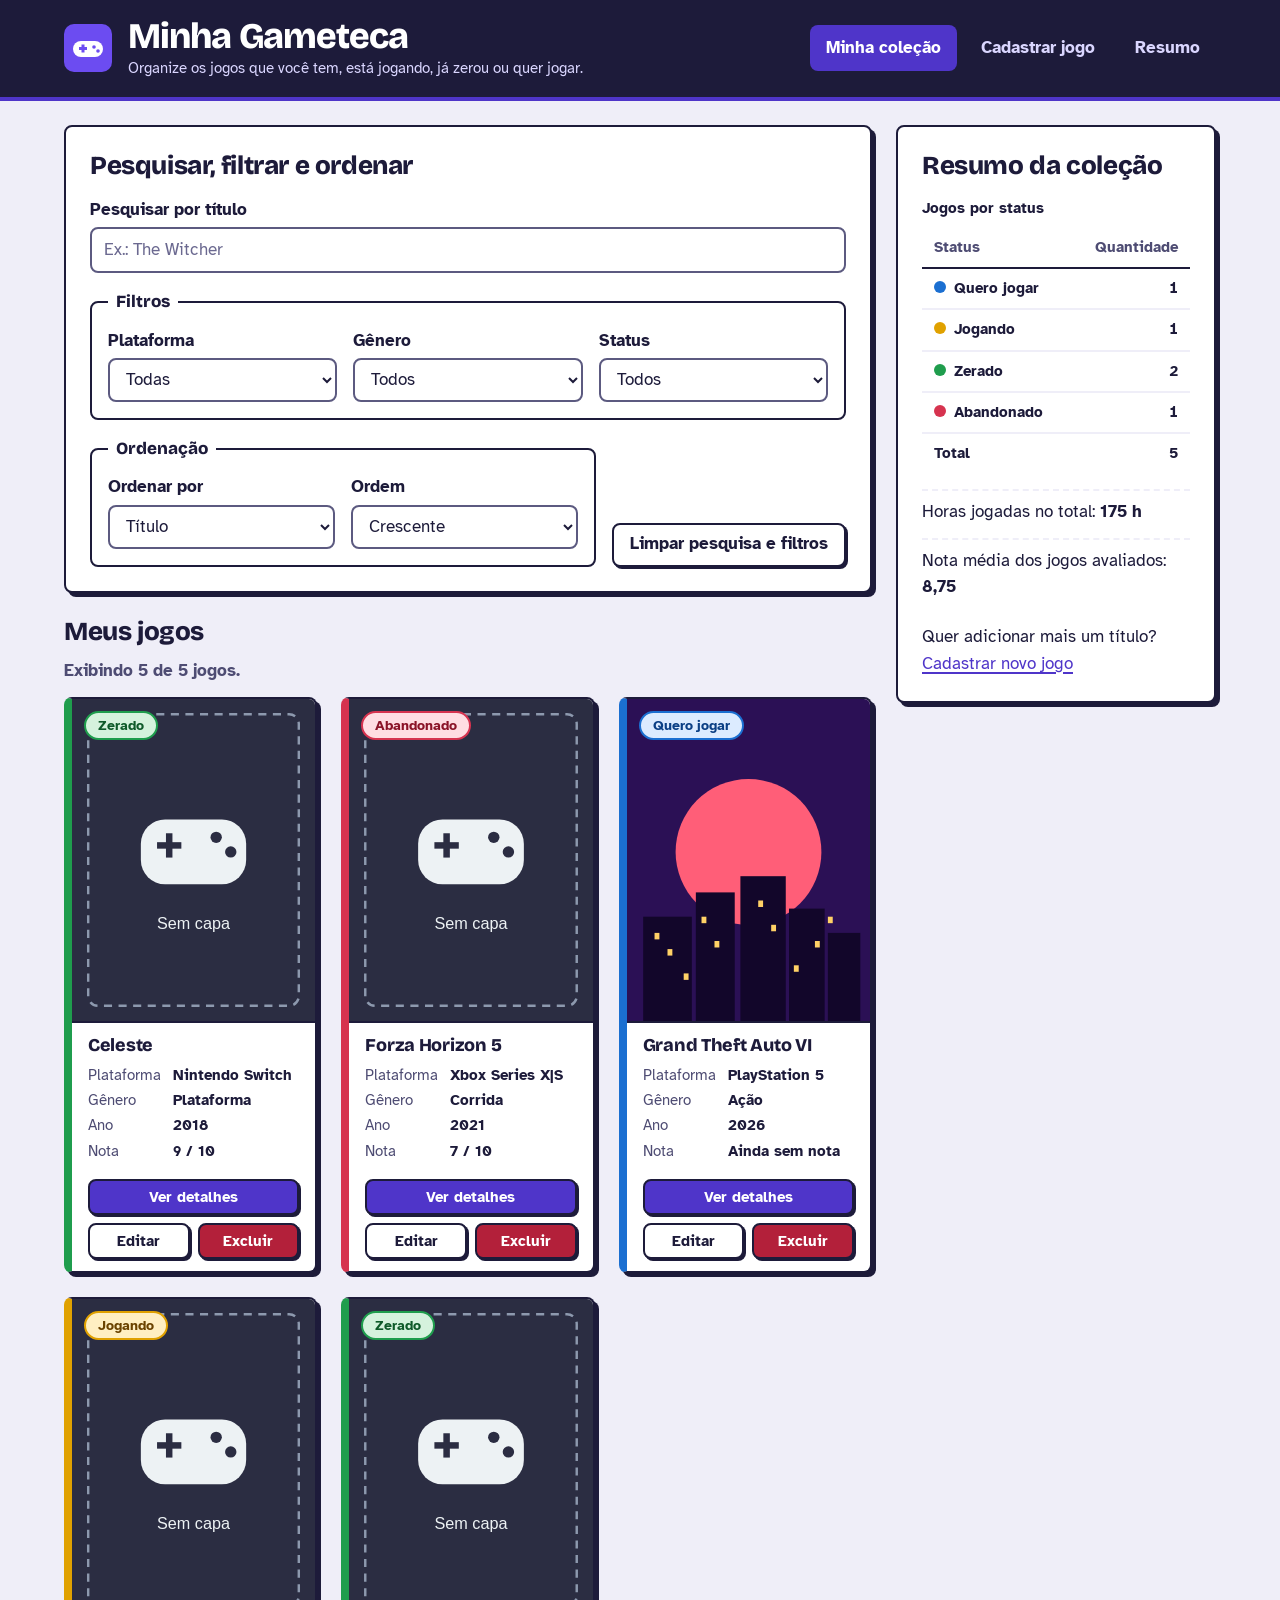
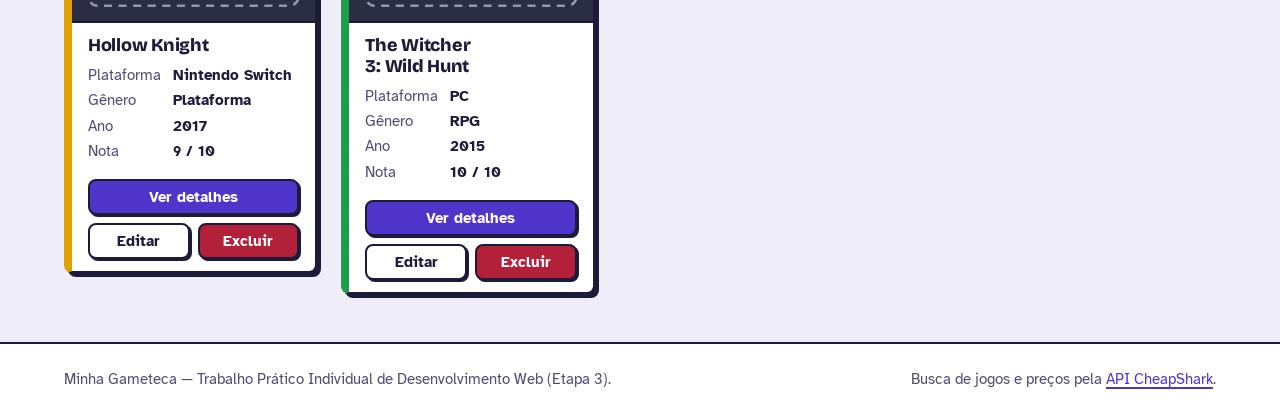
<file: index.html>
<!DOCTYPE html>
<html lang="pt-BR">
<head>
  <meta charset="UTF-8">
  <meta name="viewport" content="width=device-width, initial-scale=1.0">
  <meta name="description" content="Minha Gameteca: sistema web para organizar sua coleção de jogos.">
  <title>Minha Gameteca — Minha coleção</title>
  <link rel="icon" type="image/svg+xml" href="assets/img/logo.svg">
  <link rel="preconnect" href="https://fonts.googleapis.com">
  <link rel="preconnect" href="https://fonts.gstatic.com" crossorigin>
  <link rel="stylesheet" href="https://fonts.googleapis.com/css2?family=Atkinson+Hyperlegible:wght@400;700&amp;family=Bricolage+Grotesque:opsz,wght@12..96,600..800&amp;display=swap">
  <link rel="stylesheet" href="assets/css/style.css">
  <script defer src="assets/js/dados.js"></script>
  <script defer src="assets/js/interface.js"></script>
  <script defer src="assets/js/pagina-colecao.js"></script>
</head>
<body>
  <a class="pular-link" href="#conteudo">Ir para o conteúdo principal</a>

  <header>
    <img src="assets/img/logo.svg" alt="Logotipo da Minha Gameteca" width="48" height="48">
    <div>
      <h1>Minha Gameteca</h1>
      <p>Organize os jogos que você tem, está jogando, já zerou ou quer jogar.</p>
    </div>
    <nav aria-label="Navegação principal">
      <ul>
        <li><a href="index.html" aria-current="page">Minha coleção</a></li>
        <li><a href="pages/cadastro.html">Cadastrar jogo</a></li>
        <li><a href="#resumo">Resumo</a></li>
      </ul>
    </nav>
  </header>

  <main id="conteudo" class="pagina-colecao">
    <noscript>
      <p class="mensagem mensagem--erro">
        Esta aplicação precisa de JavaScript para mostrar e guardar seus jogos.
        Ative o JavaScript no navegador e recarregue a página.
      </p>
    </noscript>

    <section class="area-busca" aria-labelledby="titulo-busca">
      <h2 id="titulo-busca">Pesquisar, filtrar e ordenar</h2>

      <form id="form-busca" role="search" aria-label="Pesquisar, filtrar e ordenar jogos">
        <div class="campo campo--busca">
          <label for="busca-titulo">Pesquisar por título</label>
          <input type="search" id="busca-titulo" name="busca" placeholder="Ex.: The Witcher">
        </div>

        <fieldset class="grupo-filtros">
          <legend>Filtros</legend>

          <div class="campo">
            <label for="filtro-plataforma">Plataforma</label>
            <select id="filtro-plataforma" name="plataforma">
              <option value="">Todas</option>
              <option value="pc">PC</option>
              <option value="playstation-5">PlayStation 5</option>
              <option value="playstation-4">PlayStation 4</option>
              <option value="xbox-series">Xbox Series X|S</option>
              <option value="nintendo-switch">Nintendo Switch</option>
              <option value="mobile">Mobile</option>
            </select>
          </div>

          <div class="campo">
            <label for="filtro-genero">Gênero</label>
            <select id="filtro-genero" name="genero">
              <option value="">Todos</option>
              <option value="acao">Ação</option>
              <option value="aventura">Aventura</option>
              <option value="rpg">RPG</option>
              <option value="plataforma">Plataforma</option>
              <option value="estrategia">Estratégia</option>
              <option value="esporte">Esporte</option>
              <option value="corrida">Corrida</option>
              <option value="simulacao">Simulação</option>
              <option value="outro">Outro</option>
            </select>
          </div>

          <div class="campo">
            <label for="filtro-status">Status</label>
            <select id="filtro-status" name="status">
              <option value="">Todos</option>
              <option value="quero-jogar">Quero jogar</option>
              <option value="jogando">Jogando</option>
              <option value="zerado">Zerado</option>
              <option value="abandonado">Abandonado</option>
            </select>
          </div>
        </fieldset>

        <fieldset class="grupo-ordenacao">
          <legend>Ordenação</legend>

          <div class="campo">
            <label for="ordenar-por">Ordenar por</label>
            <select id="ordenar-por" name="ordenar-por">
              <option value="titulo">Título</option>
              <option value="nota">Nota pessoal</option>
              <option value="ano">Ano de lançamento</option>
              <option value="horas">Horas jogadas</option>
            </select>
          </div>

          <div class="campo">
            <label for="ordem">Ordem</label>
            <select id="ordem" name="ordem">
              <option value="crescente">Crescente</option>
              <option value="decrescente">Decrescente</option>
            </select>
          </div>
        </fieldset>

        <div class="acoes">
          <button type="reset" class="botao botao--secundario">Limpar pesquisa e filtros</button>
        </div>
      </form>
    </section>

    <section class="area-lista" aria-labelledby="titulo-colecao">
      <h2 id="titulo-colecao" tabindex="-1">Meus jogos</h2>
      <p id="contador" class="contador" role="status"></p>

      <div id="mensagem-sem-jogos" class="mensagem mensagem--vazia" hidden>
        <p>Sua coleção ainda não tem jogos.</p>
        <a class="botao botao--primario" href="pages/cadastro.html">Cadastrar o primeiro jogo</a>
      </div>

      <div id="mensagem-sem-resultados" class="mensagem mensagem--vazia" hidden>
        <p>Nenhum jogo combina com essa pesquisa e esses filtros.</p>
        <button type="reset" form="form-busca" class="botao botao--secundario">Limpar pesquisa e filtros</button>
      </div>

      <!-- Preenchida pelo JavaScript (pagina-colecao.js) a partir do localStorage -->
      <ul id="lista-jogos" class="lista-jogos"></ul>

      <!-- Modelo de um cartão: o JavaScript copia este trecho para cada jogo -->
      <template id="modelo-jogo">
        <li>
          <article class="jogo">
            <img alt="" width="150" height="200" loading="lazy">
            <h3></h3>
            <dl>
              <dt>Plataforma</dt>
              <dd data-campo="plataforma"></dd>
              <dt>Gênero</dt>
              <dd data-campo="genero"></dd>
              <dt>Ano</dt>
              <dd data-campo="ano"></dd>
              <dt>Status</dt>
              <dd class="selo" data-campo="status"></dd>
              <dt>Nota</dt>
              <dd data-campo="nota"></dd>
            </dl>
            <p class="acoes">
              <a class="botao botao--primario" data-acao="detalhes">Ver detalhes</a>
              <a class="botao botao--secundario" data-acao="editar">Editar</a>
              <button type="button" class="botao botao--perigo" data-acao="excluir">Excluir</button>
            </p>
          </article>
        </li>
      </template>
    </section>

    <aside id="resumo" class="area-resumo" aria-labelledby="titulo-resumo">
      <h2 id="titulo-resumo">Resumo da coleção</h2>

      <table>
        <caption>Jogos por status</caption>
        <thead>
          <tr>
            <th scope="col">Status</th>
            <th scope="col">Quantidade</th>
          </tr>
        </thead>
        <tbody>
          <tr>
            <th scope="row">Quero jogar</th>
            <td data-resumo="quero-jogar">0</td>
          </tr>
          <tr>
            <th scope="row">Jogando</th>
            <td data-resumo="jogando">0</td>
          </tr>
          <tr>
            <th scope="row">Zerado</th>
            <td data-resumo="zerado">0</td>
          </tr>
          <tr>
            <th scope="row">Abandonado</th>
            <td data-resumo="abandonado">0</td>
          </tr>
        </tbody>
        <tfoot>
          <tr>
            <th scope="row">Total</th>
            <td data-resumo="total">0</td>
          </tr>
        </tfoot>
      </table>

      <ul>
        <li>Horas jogadas no total: <strong data-resumo="horas">0 h</strong></li>
        <li>Nota média dos jogos avaliados: <strong data-resumo="nota-media">sem notas</strong></li>
      </ul>

      <p>
        Quer adicionar mais um título?
        <a href="pages/cadastro.html">Cadastrar novo jogo</a>
      </p>
    </aside>
  </main>

  <!-- Confirmação de exclusão, aberta pelo JavaScript (interface.js) -->
  <dialog id="dialogo-exclusao" aria-labelledby="dialogo-titulo">
    <form method="dialog">
      <h2 id="dialogo-titulo">Excluir jogo?</h2>
      <p>
        Tem certeza de que deseja excluir <strong data-campo="titulo-do-jogo"></strong>
        da sua coleção? Esta ação não poderá ser desfeita.
      </p>
      <div class="acoes">
        <button value="cancelar" class="botao botao--secundario">Cancelar</button>
        <button value="confirmar" class="botao botao--perigo">Sim, excluir</button>
      </div>
    </form>
  </dialog>

  <!-- Área dos avisos de feedback, preenchida pelo JavaScript -->
  <div id="avisos" class="avisos" aria-live="polite"></div>

  <footer>
    <p>Minha Gameteca — Trabalho Prático Individual de Desenvolvimento Web (Etapa 3).</p>
    <p>
      Busca de jogos e preços pela
      <a href="https://apidocs.cheapshark.com/" target="_blank" rel="noopener noreferrer">API CheapShark</a>.
    </p>
  </footer>
</body>
</html>
</file>
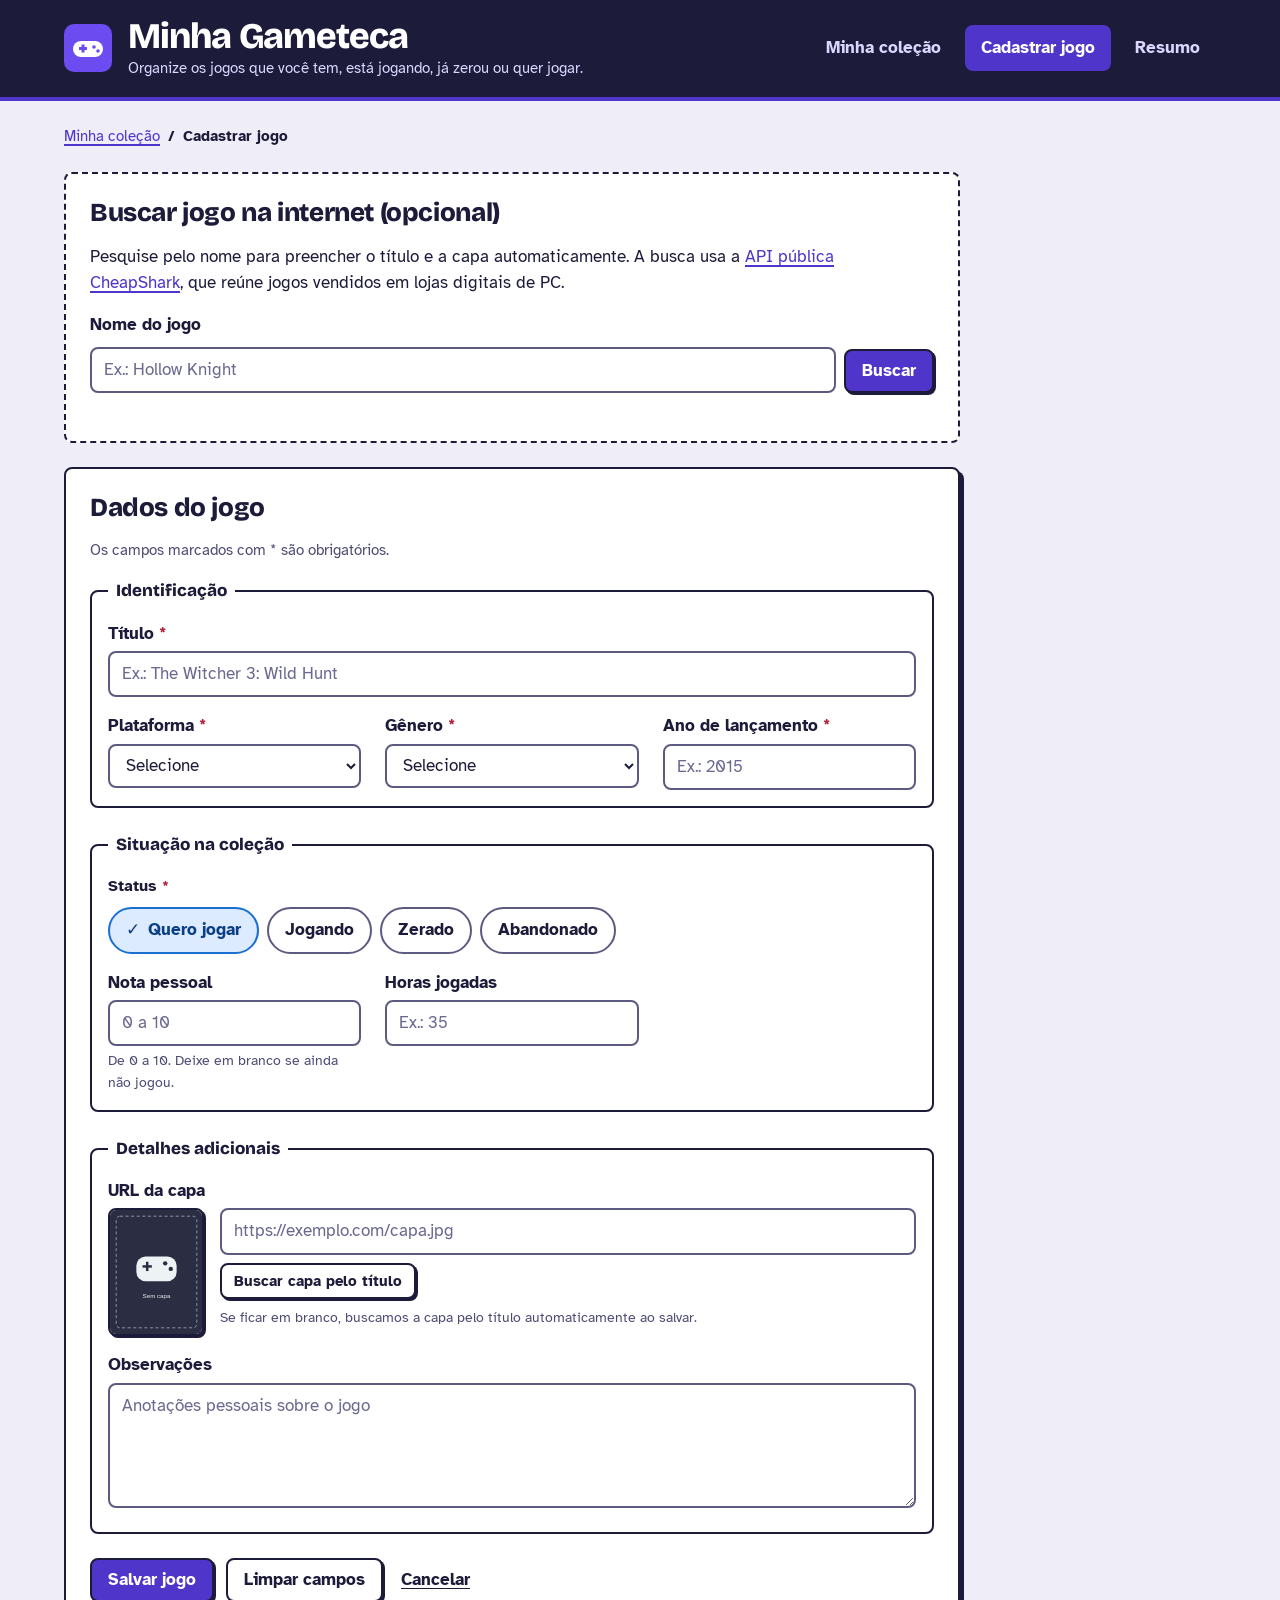
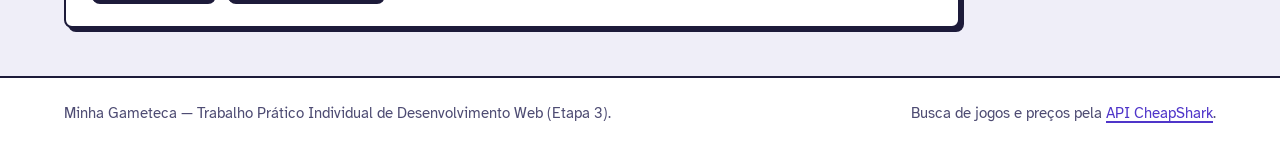
<file: pages/cadastro.html>
<!DOCTYPE html>
<html lang="pt-BR">
<head>
  <meta charset="UTF-8">
  <meta name="viewport" content="width=device-width, initial-scale=1.0">
  <meta name="description" content="Cadastre um novo jogo na sua coleção da Minha Gameteca.">
  <title>Cadastrar jogo — Minha Gameteca</title>
  <link rel="icon" type="image/svg+xml" href="../assets/img/logo.svg">
  <link rel="preconnect" href="https://fonts.googleapis.com">
  <link rel="preconnect" href="https://fonts.gstatic.com" crossorigin>
  <link rel="stylesheet" href="https://fonts.googleapis.com/css2?family=Atkinson+Hyperlegible:wght@400;700&amp;family=Bricolage+Grotesque:opsz,wght@12..96,600..800&amp;display=swap">
  <link rel="stylesheet" href="../assets/css/style.css">
  <script defer src="../assets/js/dados.js"></script>
  <script defer src="../assets/js/interface.js"></script>
  <script defer src="../assets/js/api.js"></script>
  <script defer src="../assets/js/pagina-formulario.js"></script>
</head>
<body>
  <a class="pular-link" href="#conteudo">Ir para o conteúdo principal</a>

  <header>
    <img src="../assets/img/logo.svg" alt="Logotipo da Minha Gameteca" width="48" height="48">
    <div>
      <h1>Minha Gameteca</h1>
      <p>Organize os jogos que você tem, está jogando, já zerou ou quer jogar.</p>
    </div>
    <nav aria-label="Navegação principal">
      <ul>
        <li><a href="../index.html">Minha coleção</a></li>
        <li><a href="cadastro.html" aria-current="page">Cadastrar jogo</a></li>
        <li><a href="../index.html#resumo">Resumo</a></li>
      </ul>
    </nav>
  </header>

  <main id="conteudo" class="pagina-formulario">
    <nav class="trilha" aria-label="Trilha de navegação">
      <ol>
        <li><a href="../index.html">Minha coleção</a></li>
        <li aria-current="page">Cadastrar jogo</li>
      </ol>
    </nav>

    <section class="painel painel--api" aria-labelledby="titulo-busca-api">
      <h2 id="titulo-busca-api">Buscar jogo na internet (opcional)</h2>
      <p>
        Pesquise pelo nome para preencher o título e a capa automaticamente. A busca usa a
        <a href="https://apidocs.cheapshark.com/" target="_blank" rel="noopener noreferrer">API pública CheapShark</a>,
        que reúne jogos vendidos em lojas digitais de PC.
      </p>

      <form id="form-busca-api" role="search" aria-label="Buscar jogo na API CheapShark">
        <div class="campo campo--com-botao">
          <label for="busca-api">Nome do jogo</label>
          <input type="search" id="busca-api" name="busca-api" placeholder="Ex.: Hollow Knight" autocomplete="off">
          <button type="submit" class="botao botao--primario">Buscar</button>
        </div>
      </form>

      <!-- Situação da busca (buscando, erro, quantidade de resultados) e lista
           de resultados: as duas são preenchidas pelo JavaScript -->
      <p id="estado-busca-api" class="estado-api" role="status" hidden></p>
      <ul id="resultados-api" class="resultados-api" aria-label="Resultados da busca"></ul>
    </section>

    <section class="painel" aria-labelledby="titulo-form-jogo">
      <h2 id="titulo-form-jogo">Dados do jogo</h2>
      <p class="nota-obrigatorio">Os campos marcados com <abbr title="obrigatório">*</abbr> são obrigatórios.</p>

      <noscript>
        <p class="mensagem mensagem--erro">Para salvar jogos é preciso ativar o JavaScript no navegador.</p>
      </noscript>

      <!-- novalidate: a validação e as mensagens são feitas pelo JavaScript -->
      <form id="form-jogo" class="formulario" data-modo="cadastro" novalidate>
        <!-- Código do jogo na API CheapShark: preenchido quando o jogo é escolhido
             na busca ou quando a capa é encontrada pelo título -->
        <input type="hidden" name="idCheapShark">


        <fieldset>
          <legend>Identificação</legend>

          <div class="campo">
            <label for="jogo-titulo">Título <abbr title="obrigatório">*</abbr></label>
            <input type="text" id="jogo-titulo" name="titulo" maxlength="120" required
                   placeholder="Ex.: The Witcher 3: Wild Hunt">
          </div>

          <div class="campo">
            <label for="jogo-plataforma">Plataforma <abbr title="obrigatório">*</abbr></label>
            <select id="jogo-plataforma" name="plataforma" required>
              <option value="" selected disabled>Selecione</option>
              <option value="pc">PC</option>
              <option value="playstation-5">PlayStation 5</option>
              <option value="playstation-4">PlayStation 4</option>
              <option value="xbox-series">Xbox Series X|S</option>
              <option value="nintendo-switch">Nintendo Switch</option>
              <option value="mobile">Mobile</option>
            </select>
          </div>

          <div class="campo">
            <label for="jogo-genero">Gênero <abbr title="obrigatório">*</abbr></label>
            <select id="jogo-genero" name="genero" required>
              <option value="" selected disabled>Selecione</option>
              <option value="acao">Ação</option>
              <option value="aventura">Aventura</option>
              <option value="rpg">RPG</option>
              <option value="plataforma">Plataforma</option>
              <option value="estrategia">Estratégia</option>
              <option value="esporte">Esporte</option>
              <option value="corrida">Corrida</option>
              <option value="simulacao">Simulação</option>
              <option value="outro">Outro</option>
            </select>
          </div>

          <div class="campo">
            <label for="jogo-ano">Ano de lançamento <abbr title="obrigatório">*</abbr></label>
            <input type="number" id="jogo-ano" name="ano" min="1970" max="2100" step="1" required
                   placeholder="Ex.: 2015">
          </div>
        </fieldset>

        <fieldset>
          <legend>Situação na coleção</legend>

          <fieldset class="opcoes">
            <legend>Status <abbr title="obrigatório">*</abbr></legend>
            <div class="opcao">
              <input type="radio" id="status-quero-jogar" name="status" value="quero-jogar" checked required>
              <label for="status-quero-jogar">Quero jogar</label>
            </div>
            <div class="opcao">
              <input type="radio" id="status-jogando" name="status" value="jogando">
              <label for="status-jogando">Jogando</label>
            </div>
            <div class="opcao">
              <input type="radio" id="status-zerado" name="status" value="zerado">
              <label for="status-zerado">Zerado</label>
            </div>
            <div class="opcao">
              <input type="radio" id="status-abandonado" name="status" value="abandonado">
              <label for="status-abandonado">Abandonado</label>
            </div>
          </fieldset>

          <div class="campo">
            <label for="jogo-nota">Nota pessoal</label>
            <input type="number" id="jogo-nota" name="nota" min="0" max="10" step="0.5"
                   aria-describedby="ajuda-nota" placeholder="0 a 10">
            <small class="ajuda" id="ajuda-nota">De 0 a 10. Deixe em branco se ainda não jogou.</small>
          </div>

          <div class="campo">
            <label for="jogo-horas">Horas jogadas</label>
            <input type="number" id="jogo-horas" name="horas" min="0" step="0.5" placeholder="Ex.: 35">
          </div>
        </fieldset>

        <fieldset>
          <legend>Detalhes adicionais</legend>

          <div class="campo">
            <label for="jogo-capa">URL da capa</label>
            <div class="capa-editor">
              <!-- Prévia atualizada pelo JavaScript conforme o endereço digitado -->
              <img id="previa-capa" class="capa-previa" src="../assets/img/capa-padrao.svg" alt="Prévia da capa" width="96" height="128">
              <div class="capa-controles">
                <input type="url" id="jogo-capa" name="capa" placeholder="https://exemplo.com/capa.jpg"
                       aria-describedby="jogo-ajuda-capa">
                <button type="button" id="botao-buscar-capa" class="botao botao--secundario botao--pequeno">Buscar capa pelo título</button>
                <p id="estado-capa" class="estado-api" role="status" hidden></p>
                <small class="ajuda" id="jogo-ajuda-capa">Se ficar em branco, buscamos a capa pelo título automaticamente ao salvar.</small>
              </div>
            </div>
          </div>

          <div class="campo">
            <label for="jogo-observacoes">Observações</label>
            <textarea id="jogo-observacoes" name="observacoes" rows="4" maxlength="500"
                      placeholder="Anotações pessoais sobre o jogo"></textarea>
          </div>
        </fieldset>

        <p id="resumo-erros" class="mensagem mensagem--erro" role="alert" hidden></p>

        <div class="acoes">
          <button type="submit" class="botao botao--primario">Salvar jogo</button>
          <button type="reset" class="botao botao--secundario">Limpar campos</button>
          <a class="botao botao--fantasma" href="../index.html">Cancelar</a>
        </div>
      </form>
    </section>
  </main>

  <!-- Área dos avisos de feedback, preenchida pelo JavaScript -->
  <div id="avisos" class="avisos" aria-live="polite"></div>

  <footer>
    <p>Minha Gameteca — Trabalho Prático Individual de Desenvolvimento Web (Etapa 3).</p>
    <p>
      Busca de jogos e preços pela
      <a href="https://apidocs.cheapshark.com/" target="_blank" rel="noopener noreferrer">API CheapShark</a>.
    </p>
  </footer>
</body>
</html>
</file>
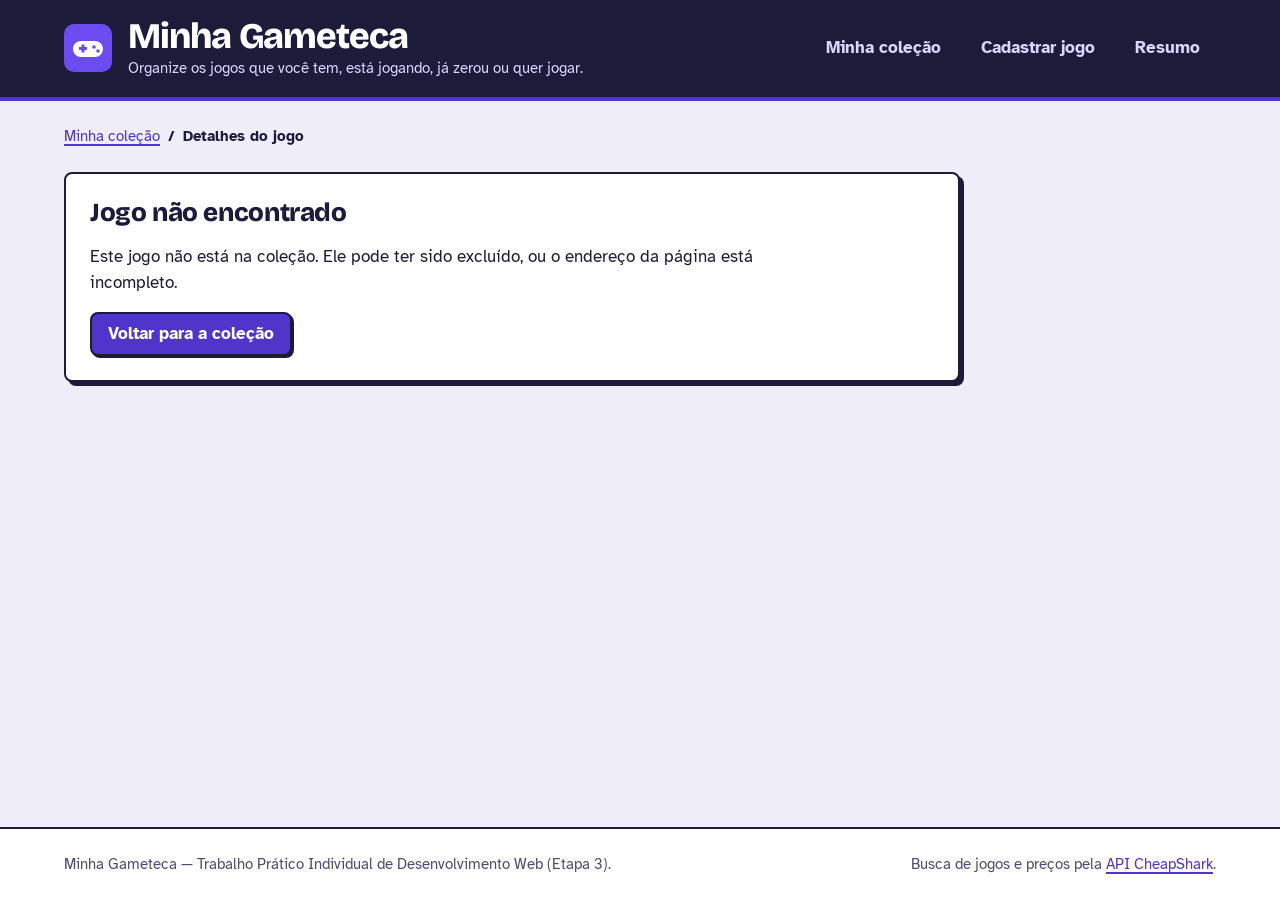
<file: pages/detalhes.html>
<!DOCTYPE html>
<html lang="pt-BR">
<head>
  <meta charset="UTF-8">
  <meta name="viewport" content="width=device-width, initial-scale=1.0">
  <meta name="description" content="Detalhes de um jogo da coleção da Minha Gameteca.">
  <title>Detalhes do jogo — Minha Gameteca</title>
  <link rel="icon" type="image/svg+xml" href="../assets/img/logo.svg">
  <link rel="preconnect" href="https://fonts.googleapis.com">
  <link rel="preconnect" href="https://fonts.gstatic.com" crossorigin>
  <link rel="stylesheet" href="https://fonts.googleapis.com/css2?family=Atkinson+Hyperlegible:wght@400;700&amp;family=Bricolage+Grotesque:opsz,wght@12..96,600..800&amp;display=swap">
  <link rel="stylesheet" href="../assets/css/style.css">
  <script defer src="../assets/js/dados.js"></script>
  <script defer src="../assets/js/interface.js"></script>
  <script defer src="../assets/js/pagina-detalhes.js"></script>
</head>
<body>
  <a class="pular-link" href="#conteudo">Ir para o conteúdo principal</a>

  <header>
    <img src="../assets/img/logo.svg" alt="Logotipo da Minha Gameteca" width="48" height="48">
    <div>
      <h1>Minha Gameteca</h1>
      <p>Organize os jogos que você tem, está jogando, já zerou ou quer jogar.</p>
    </div>
    <nav aria-label="Navegação principal">
      <ul>
        <li><a href="../index.html">Minha coleção</a></li>
        <li><a href="cadastro.html">Cadastrar jogo</a></li>
        <li><a href="../index.html#resumo">Resumo</a></li>
      </ul>
    </nav>
  </header>

  <main id="conteudo" class="pagina-detalhe">
    <nav class="trilha" aria-label="Trilha de navegação">
      <ol>
        <li><a href="../index.html">Minha coleção</a></li>
        <li aria-current="page">Detalhes do jogo</li>
      </ol>
    </nav>

    <noscript>
      <p class="mensagem mensagem--erro">Para ver os detalhes de um jogo é preciso ativar o JavaScript no navegador.</p>
    </noscript>

    <!-- Mostrado pelo JavaScript quando o endereço não tem um id válido ou o jogo foi excluído -->
    <section id="nao-encontrado" class="painel" aria-labelledby="titulo-nao-encontrado" hidden>
      <h2 id="titulo-nao-encontrado">Jogo não encontrado</h2>
      <p>
        Este jogo não está na coleção. Ele pode ter sido excluído, ou o endereço
        da página está incompleto.
      </p>
      <p class="acoes">
        <a class="botao botao--primario" href="../index.html">Voltar para a coleção</a>
      </p>
    </section>

    <!-- Ficha do jogo: os campos com data-campo são preenchidos pelo JavaScript (pagina-detalhes.js) -->
    <article id="detalhe" class="detalhe" aria-labelledby="detalhe-titulo" hidden>
      <header>
        <h2 id="detalhe-titulo" data-campo="titulo"></h2>
        <p data-campo="linha-resumo"></p>
      </header>

      <figure>
        <img id="detalhe-capa" alt="" width="225" height="300">
        <figcaption data-campo="legenda-capa"></figcaption>
      </figure>

      <section class="bloco-dados" aria-labelledby="detalhe-dados">
        <h3 id="detalhe-dados">Dados na coleção</h3>
        <dl>
          <dt>Plataforma</dt>
          <dd data-campo="plataforma"></dd>
          <dt>Gênero</dt>
          <dd data-campo="genero"></dd>
          <dt>Ano de lançamento</dt>
          <dd data-campo="ano"></dd>
          <dt>Status</dt>
          <dd class="selo" data-campo="status"></dd>
          <dt>Nota pessoal</dt>
          <dd data-campo="nota"></dd>
          <dt>Horas jogadas</dt>
          <dd data-campo="horas"></dd>
          <dt>Adicionado em</dt>
          <dd data-campo="criado-em"></dd>
          <dt>Última alteração</dt>
          <dd data-campo="atualizado-em"></dd>
        </dl>
      </section>

      <section class="bloco-observacoes" aria-labelledby="detalhe-observacoes">
        <h3 id="detalhe-observacoes">Observações</h3>
        <p data-campo="observacoes"></p>
      </section>

      <footer>
        <p class="acoes">
          <a class="botao botao--fantasma" href="../index.html">Voltar para a coleção</a>
          <a class="botao botao--primario" id="link-editar" href="editar.html">Editar jogo</a>
          <button type="button" class="botao botao--perigo" id="botao-excluir">Excluir jogo</button>
        </p>
      </footer>
    </article>
  </main>

  <!-- Confirmação de exclusão, aberta pelo JavaScript (interface.js) -->
  <dialog id="dialogo-exclusao" aria-labelledby="dialogo-titulo">
    <form method="dialog">
      <h2 id="dialogo-titulo">Excluir jogo?</h2>
      <p>
        Tem certeza de que deseja excluir <strong data-campo="titulo-do-jogo"></strong>
        da sua coleção? Esta ação não poderá ser desfeita.
      </p>
      <div class="acoes">
        <button value="cancelar" class="botao botao--secundario">Cancelar</button>
        <button value="confirmar" class="botao botao--perigo">Sim, excluir</button>
      </div>
    </form>
  </dialog>

  <!-- Área dos avisos de feedback, preenchida pelo JavaScript -->
  <div id="avisos" class="avisos" aria-live="polite"></div>

  <footer>
    <p>Minha Gameteca — Trabalho Prático Individual de Desenvolvimento Web (Etapa 3).</p>
    <p>
      Busca de jogos e preços pela
      <a href="https://apidocs.cheapshark.com/" target="_blank" rel="noopener noreferrer">API CheapShark</a>.
    </p>
  </footer>
</body>
</html>
</file>
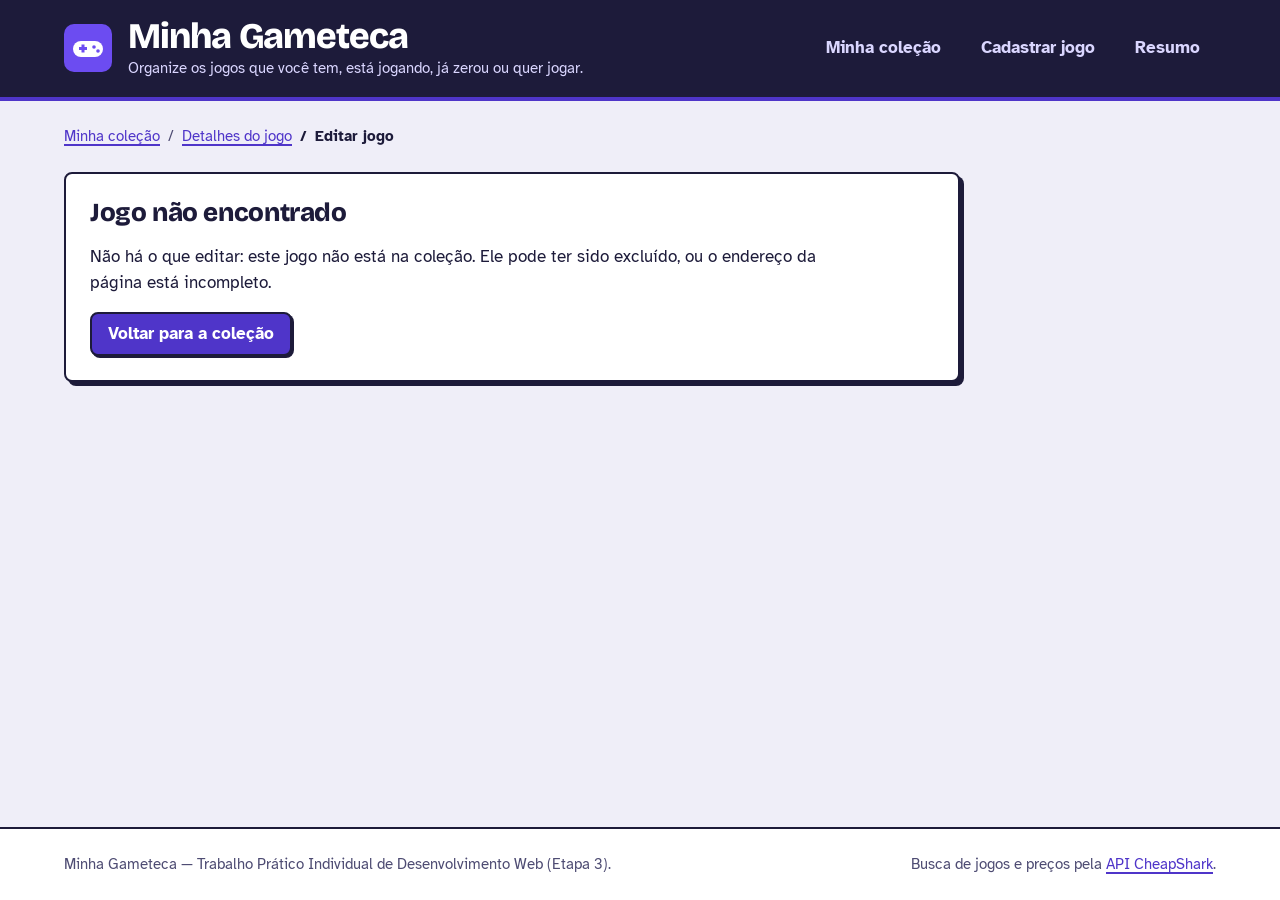
<file: pages/editar.html>
<!DOCTYPE html>
<html lang="pt-BR">
<head>
  <meta charset="UTF-8">
  <meta name="viewport" content="width=device-width, initial-scale=1.0">
  <meta name="description" content="Edite os dados de um jogo da sua coleção na Minha Gameteca.">
  <title>Editar jogo — Minha Gameteca</title>
  <link rel="icon" type="image/svg+xml" href="../assets/img/logo.svg">
  <link rel="preconnect" href="https://fonts.googleapis.com">
  <link rel="preconnect" href="https://fonts.gstatic.com" crossorigin>
  <link rel="stylesheet" href="https://fonts.googleapis.com/css2?family=Atkinson+Hyperlegible:wght@400;700&amp;family=Bricolage+Grotesque:opsz,wght@12..96,600..800&amp;display=swap">
  <link rel="stylesheet" href="../assets/css/style.css">
  <script defer src="../assets/js/dados.js"></script>
  <script defer src="../assets/js/interface.js"></script>
  <script defer src="../assets/js/api.js"></script>
  <script defer src="../assets/js/pagina-formulario.js"></script>
</head>
<body>
  <a class="pular-link" href="#conteudo">Ir para o conteúdo principal</a>

  <header>
    <img src="../assets/img/logo.svg" alt="Logotipo da Minha Gameteca" width="48" height="48">
    <div>
      <h1>Minha Gameteca</h1>
      <p>Organize os jogos que você tem, está jogando, já zerou ou quer jogar.</p>
    </div>
    <nav aria-label="Navegação principal">
      <ul>
        <li><a href="../index.html">Minha coleção</a></li>
        <li><a href="cadastro.html">Cadastrar jogo</a></li>
        <li><a href="../index.html#resumo">Resumo</a></li>
      </ul>
    </nav>
  </header>

  <main id="conteudo" class="pagina-formulario">
    <nav class="trilha" aria-label="Trilha de navegação">
      <ol>
        <li><a href="../index.html">Minha coleção</a></li>
        <li><a id="trilha-detalhes" href="../index.html">Detalhes do jogo</a></li>
        <li aria-current="page">Editar jogo</li>
      </ol>
    </nav>

    <noscript>
      <p class="mensagem mensagem--erro">Para editar jogos é preciso ativar o JavaScript no navegador.</p>
    </noscript>

    <!-- Mostrado pelo JavaScript quando o endereço não tem um id válido ou o jogo foi excluído -->
    <section id="nao-encontrado" class="painel" aria-labelledby="titulo-nao-encontrado" hidden>
      <h2 id="titulo-nao-encontrado">Jogo não encontrado</h2>
      <p>
        Não há o que editar: este jogo não está na coleção. Ele pode ter sido
        excluído, ou o endereço da página está incompleto.
      </p>
      <p class="acoes">
        <a class="botao botao--primario" href="../index.html">Voltar para a coleção</a>
      </p>
    </section>

    <section id="painel-formulario" class="painel" aria-labelledby="titulo-editar">
      <h2 id="titulo-editar">Editar jogo</h2>
      <p class="nota-obrigatorio">
        Alterando <strong id="titulo-atual">o jogo</strong>.
        Os campos marcados com <abbr title="obrigatório">*</abbr> são obrigatórios.
      </p>

      <!-- Os campos são preenchidos pelo JavaScript com os dados guardados do jogo.
           novalidate: a validação e as mensagens são feitas pelo JavaScript. -->
      <form id="form-editar-jogo" class="formulario" data-modo="edicao" novalidate>
        <!-- Código do jogo na API CheapShark (usado para mostrar os preços) -->
        <input type="hidden" name="idCheapShark">

        <fieldset>
          <legend>Identificação</legend>

          <div class="campo">
            <label for="editar-titulo">Título <abbr title="obrigatório">*</abbr></label>
            <input type="text" id="editar-titulo" name="titulo" maxlength="120" required>
          </div>

          <div class="campo">
            <label for="editar-plataforma">Plataforma <abbr title="obrigatório">*</abbr></label>
            <select id="editar-plataforma" name="plataforma" required>
              <option value="" selected disabled>Selecione</option>
              <option value="pc">PC</option>
              <option value="playstation-5">PlayStation 5</option>
              <option value="playstation-4">PlayStation 4</option>
              <option value="xbox-series">Xbox Series X|S</option>
              <option value="nintendo-switch">Nintendo Switch</option>
              <option value="mobile">Mobile</option>
            </select>
          </div>

          <div class="campo">
            <label for="editar-genero">Gênero <abbr title="obrigatório">*</abbr></label>
            <select id="editar-genero" name="genero" required>
              <option value="" selected disabled>Selecione</option>
              <option value="acao">Ação</option>
              <option value="aventura">Aventura</option>
              <option value="rpg">RPG</option>
              <option value="plataforma">Plataforma</option>
              <option value="estrategia">Estratégia</option>
              <option value="esporte">Esporte</option>
              <option value="corrida">Corrida</option>
              <option value="simulacao">Simulação</option>
              <option value="outro">Outro</option>
            </select>
          </div>

          <div class="campo">
            <label for="editar-ano">Ano de lançamento <abbr title="obrigatório">*</abbr></label>
            <input type="number" id="editar-ano" name="ano" min="1970" max="2100" step="1" required>
          </div>
        </fieldset>

        <fieldset>
          <legend>Situação na coleção</legend>

          <fieldset class="opcoes">
            <legend>Status <abbr title="obrigatório">*</abbr></legend>
            <div class="opcao">
              <input type="radio" id="editar-status-quero-jogar" name="status" value="quero-jogar" required>
              <label for="editar-status-quero-jogar">Quero jogar</label>
            </div>
            <div class="opcao">
              <input type="radio" id="editar-status-jogando" name="status" value="jogando">
              <label for="editar-status-jogando">Jogando</label>
            </div>
            <div class="opcao">
              <input type="radio" id="editar-status-zerado" name="status" value="zerado">
              <label for="editar-status-zerado">Zerado</label>
            </div>
            <div class="opcao">
              <input type="radio" id="editar-status-abandonado" name="status" value="abandonado">
              <label for="editar-status-abandonado">Abandonado</label>
            </div>
          </fieldset>

          <div class="campo">
            <label for="editar-nota">Nota pessoal</label>
            <input type="number" id="editar-nota" name="nota" min="0" max="10" step="0.5"
                   aria-describedby="editar-ajuda-nota" placeholder="0 a 10">
            <small class="ajuda" id="editar-ajuda-nota">De 0 a 10. Deixe em branco se ainda não jogou.</small>
          </div>

          <div class="campo">
            <label for="editar-horas">Horas jogadas</label>
            <input type="number" id="editar-horas" name="horas" min="0" step="0.5" placeholder="Ex.: 35">
          </div>
        </fieldset>

        <fieldset>
          <legend>Detalhes adicionais</legend>

          <div class="campo">
            <label for="editar-capa">URL da capa</label>
            <div class="capa-editor">
              <!-- Prévia atualizada pelo JavaScript conforme o endereço digitado -->
              <img id="previa-capa" class="capa-previa" src="../assets/img/capa-padrao.svg" alt="Prévia da capa" width="96" height="128">
              <div class="capa-controles">
                <input type="url" id="editar-capa" name="capa" placeholder="https://exemplo.com/capa.jpg"
                       aria-describedby="editar-ajuda-capa">
                <button type="button" id="botao-buscar-capa" class="botao botao--secundario botao--pequeno">Buscar capa pelo título</button>
                <p id="estado-capa" class="estado-api" role="status" hidden></p>
                <small class="ajuda" id="editar-ajuda-capa">Cole o endereço de uma imagem ou use o botão para buscar a capa pelo título.</small>
              </div>
            </div>
          </div>

          <div class="campo">
            <label for="editar-observacoes">Observações</label>
            <textarea id="editar-observacoes" name="observacoes" rows="4" maxlength="500"
                      placeholder="Anotações pessoais sobre o jogo"></textarea>
          </div>
        </fieldset>

        <p id="resumo-erros" class="mensagem mensagem--erro" role="alert" hidden></p>

        <div class="acoes">
          <button type="submit" class="botao botao--primario">Salvar alterações</button>
          <a class="botao botao--fantasma" id="link-cancelar" href="../index.html">Cancelar</a>
        </div>
      </form>
    </section>
  </main>

  <!-- Área dos avisos de feedback, preenchida pelo JavaScript -->
  <div id="avisos" class="avisos" aria-live="polite"></div>

  <footer>
    <p>Minha Gameteca — Trabalho Prático Individual de Desenvolvimento Web (Etapa 3).</p>
    <p>
      Busca de jogos e preços pela
      <a href="https://apidocs.cheapshark.com/" target="_blank" rel="noopener noreferrer">API CheapShark</a>.
    </p>
  </footer>
</body>
</html>
</file>
<file: assets/css/style.css>
/*
  Minha Gameteca — folha de estilos
  Criada na Etapa 2 (CSS, layout e responsividade) e ampliada na Etapa 3 com
  os componentes usados pelo JavaScript (avisos, erros de campo, estados da API).

  Organização deste arquivo:
    1. Identidade visual (tokens, Box Model, tipografia, links)
    2. Layout da página (topo, rodapé, grid principal)
    3. Botões e estados de interação
    4. Formulários (cadastro, edição, busca e filtros)
    5. Mensagens e avisos
    6. Listagem, busca, filtros e resumo
    7. Página de detalhes e confirmação de exclusão
    8. Responsividade (Media Queries)

  Abordagem mobile-first: os estilos base servem para telas pequenas e
  as Media Queries (min-width) ampliam o layout para telas maiores.
*/


/* ==========================================================================
   1. IDENTIDADE VISUAL
   Direção: cartuchos de jogo. Bordas firmes, sombras sólidas deslocadas e
   cor de status como informação. Violeta é a cor do logotipo (Etapa 1).
   ========================================================================== */

:root {
  /* Cores base */
  --tinta: #1D1B3A;            /* texto e bordas */
  --tinta-suave: #4E4C73;      /* texto secundário */
  --violeta: #4F35C9;          /* ação principal, links, foco */
  --violeta-escuro: #3A24A8;   /* hover da ação principal */
  --fundo: #EFEEF8;            /* fundo da página */
  --papel: #FFFFFF;            /* superfícies (cards, campos) */
  --ambar: #F2B705;            /* foco sobre o topo escuro */
  --linha-campo: #5C5A80;      /* borda de campos de formulário */

  /* Perigo (excluir, erros) */
  --perigo: #B3203A;
  --perigo-escuro: #8F1830;
  --perigo-fundo: #FFE8EC;
  --perigo-texto: #8B1428;

  /* Sucesso */
  --sucesso-fundo: #DDF4E4;
  --sucesso-texto: #0F5A2A;

  /* Cores de status do jogo: faixa, fundo do selo e texto do selo */
  --quero-jogar-faixa: #1B6FD1;
  --quero-jogar-fundo: #DCEBFF;
  --quero-jogar-texto: #0B3F85;
  --jogando-faixa: #E0A100;
  --jogando-fundo: #FFEFC2;
  --jogando-texto: #6B4300;
  --zerado-faixa: #1F9D4D;
  --zerado-fundo: #D5F2DD;
  --zerado-texto: #0F5A2A;
  --abandonado-faixa: #D6334F;
  --abandonado-fundo: #FFDDE2;
  --abandonado-texto: #8B1428;

  /* Tipografia */
  --fonte-titulo: "Bricolage Grotesque", "Trebuchet MS", "Segoe UI", system-ui, sans-serif;
  --fonte-texto: "Atkinson Hyperlegible", "Segoe UI", Verdana, system-ui, sans-serif;

  /* Escala de espaçamento (rem) */
  --esp-1: 0.25rem;
  --esp-2: 0.5rem;
  --esp-3: 0.75rem;
  --esp-4: 1rem;
  --esp-5: 1.5rem;
  --esp-6: 2rem;
  --esp-7: 3rem;

  /* Forma: borda firme e sombra sólida (efeito de cartucho) */
  --borda: 2px solid var(--tinta);
  --raio: 0.5rem;
  --sombra: 0.25rem 0.25rem 0 var(--tinta);
  --sombra-pequena: 0.125rem 0.125rem 0 var(--tinta);

  /* Largura máxima do conteúdo */
  --largura-max: 72rem;
}


/* ---- Box Model e base ---------------------------------------------------- */

/* border-box: width e height passam a incluir padding e borda. */
*,
*::before,
*::after {
  box-sizing: border-box;
}

html {
  font-size: 100%;           /* respeita a preferência de tamanho do usuário */
  scroll-behavior: smooth;
}

body {
  margin: 0;
  min-height: 100vh;
  font-family: var(--fonte-texto);
  font-size: 1.0625rem;      /* 17px: confortável para leitura */
  line-height: 1.55;
  color: var(--tinta);
  background-color: var(--fundo);
}

/* O atributo hidden precisa vencer qualquer display definido nas classes. */
[hidden] {
  display: none !important;
}

img,
svg {
  display: block;
  max-width: 100%;
  height: auto;
}


/* ---- Tipografia ---------------------------------------------------------- */

h1,
h2,
h3 {
  margin: 0 0 var(--esp-3);
  font-family: var(--fonte-titulo);
  font-weight: 800;
  line-height: 1.15;
  letter-spacing: -0.015em;
  text-wrap: balance;
}

h1 {
  font-size: clamp(1.5rem, 1.1rem + 1.6vw, 2.25rem);
  letter-spacing: -0.025em;
}

h2 {
  font-size: clamp(1.25rem, 1.05rem + 0.8vw, 1.625rem);
}

h3 {
  font-size: 1.125rem;
}

p {
  margin: 0 0 var(--esp-4);
  max-width: 68ch;           /* linhas curtas leem melhor */
}

strong {
  font-weight: 700;
}

small {
  font-size: 0.875rem;
}

abbr[title] {
  text-decoration: none;     /* o asterisco de campo obrigatório não precisa de sublinhado */
  cursor: help;
}

ul,
ol {
  margin-top: 0;
}


/* Textos digitados pela pessoa ou vindos da API podem ter "palavras" enormes:
   quebram em qualquer ponto em vez de estourar a largura da tela */
.jogo h3,
.jogo dd,
.detalhe h2,
.detalhe dd,
.nota-obrigatorio,
.avisos .mensagem span,
.estado-api,
dialog p {
  min-width: 0;
  overflow-wrap: anywhere;
}


/* ---- Links --------------------------------------------------------------- */

a {
  color: var(--violeta);
  text-decoration-thickness: 0.1em;
  text-underline-offset: 0.2em;
}

a:hover {
  color: var(--violeta-escuro);
  text-decoration-thickness: 0.18em;
}


/* ==========================================================================
   2. LAYOUT DA PÁGINA
   Flexbox: topo, navegação, rodapé e estrutura vertical da página.
   Grid: áreas da página principal (busca, lista e resumo).
   ========================================================================== */

/* Estrutura vertical: o rodapé desce até o fim da janela em páginas curtas. */
body {
  display: flex;
  flex-direction: column;
}

/*
  Margem lateral que limita o conteúdo a --largura-max e mantém o fundo do
  topo e do rodapé de ponta a ponta. Em telas pequenas vale o mínimo de 1rem.
*/
body > header,
main,
body > footer {
  padding-inline: max(var(--esp-4), calc((100% - var(--largura-max)) / 2));
}


/* ---- Topo ---------------------------------------------------------------- */

body > header {
  display: flex;
  flex-wrap: wrap;
  align-items: center;
  gap: var(--esp-3) var(--esp-4);
  padding-block: var(--esp-4);
  color: var(--papel);
  background-color: var(--tinta);
  border-bottom: 4px solid var(--violeta);
}

body > header > img {
  width: 3rem;
  height: 3rem;
  flex: none;
}

body > header > div {
  flex: 1 1 14rem;           /* ocupa o espaço livre e quebra de linha se faltar */
  min-width: 0;
}

body > header h1 {
  margin: 0;
  color: var(--papel);
}

body > header p {
  margin: 0;
  font-size: 0.9375rem;
  color: #DAD6FF;
}

/* Navegação principal: lista horizontal que quebra linha quando precisa */
body > header nav {
  flex: 1 1 100%;
}

body > header nav ul {
  display: flex;
  flex-wrap: wrap;
  gap: var(--esp-2);
  margin: 0;
  padding: 0;
  list-style: none;
}

body > header nav a {
  display: inline-block;
  padding: 0.5rem 0.875rem;
  font-weight: 700;
  color: #DAD6FF;
  text-decoration: none;
  border: 2px solid transparent;
  border-radius: var(--raio);
}

body > header nav a[aria-current="page"] {
  color: var(--papel);
  background-color: var(--violeta);
}


/* ---- Corpo da página (grid) ---------------------------------------------- */

main {
  flex: 1 0 auto;            /* empurra o rodapé para baixo */
  display: grid;
  grid-template-columns: minmax(0, 1fr);   /* minmax(0, …) evita estouro lateral */
  gap: var(--esp-5);
  align-content: start;
  padding-block: var(--esp-5) var(--esp-7);
}

/* Páginas de formulário e detalhes: coluna de leitura confortável */
.pagina-formulario > *,
.pagina-detalhe > * {
  max-width: 56rem;
}

/* Página da coleção: áreas nomeadas (o desktop reorganiza em Media Query) */
.area-busca {
  grid-area: busca;
}

.area-lista {
  grid-area: lista;
}

.area-resumo {
  grid-area: resumo;
}

.pagina-colecao {
  grid-template-areas:
    "busca"
    "lista"
    "resumo";
}


/* ---- Superfícies (painéis) ---------------------------------------------- */

.painel,
.area-busca,
.area-resumo {
  padding: var(--esp-4);
  background-color: var(--papel);
  border: var(--borda);
  border-radius: var(--raio);
  box-shadow: var(--sombra);
}


/* ---- Trilha de navegação (breadcrumb) ------------------------------------ */

.trilha ol {
  display: flex;
  flex-wrap: wrap;
  gap: var(--esp-2);
  margin: 0;
  padding: 0;
  font-size: 0.9375rem;
  color: var(--tinta-suave);
  list-style: none;
}

.trilha li + li::before {
  content: "/";
  margin-right: var(--esp-2);
}

.trilha [aria-current="page"] {
  font-weight: 700;
  color: var(--tinta);
}


/* ---- Rodapé -------------------------------------------------------------- */

body > footer {
  display: flex;
  flex-wrap: wrap;
  justify-content: space-between;
  gap: var(--esp-2) var(--esp-5);
  padding-block: var(--esp-5);
  font-size: 0.9375rem;
  color: var(--tinta-suave);
  background-color: var(--papel);
  border-top: var(--borda);
}

body > footer p {
  margin: 0;
}


/* ---- Link "pular para o conteúdo" (acessibilidade) ----------------------- */

.pular-link {
  position: absolute;
  top: -5rem;                /* fora da tela até receber foco */
  left: var(--esp-4);
  z-index: 10;
  padding: var(--esp-2) var(--esp-4);
  font-weight: 700;
  color: var(--tinta);
  text-decoration: none;
  background-color: var(--ambar);
  border: var(--borda);
  border-radius: var(--raio);
}

.pular-link:focus {
  top: var(--esp-2);
}


/* ==========================================================================
   3. BOTÕES E ESTADOS DE INTERAÇÃO
   Vale para <a> e <button> com a classe .botao. O botão "afunda" ao ser
   clicado (a sombra some e ele se desloca), como um botão físico.
   ========================================================================== */

.botao {
  display: inline-flex;
  align-items: center;
  justify-content: center;
  gap: var(--esp-2);
  min-height: 2.75rem;       /* alvo de toque confortável */
  padding: 0.5rem 1rem;
  font: inherit;
  font-weight: 700;
  line-height: 1.2;
  text-align: center;
  text-decoration: none;
  cursor: pointer;
  color: var(--tinta);
  background-color: var(--papel);
  border: var(--borda);
  border-radius: var(--raio);
  box-shadow: var(--sombra-pequena);
  transition: background-color 0.15s ease, color 0.15s ease,
              transform 0.1s ease, box-shadow 0.1s ease;
}

.botao:hover {
  transform: translate(-1px, -1px);
  box-shadow: 0.1875rem 0.1875rem 0 var(--tinta);
}

.botao:active {
  transform: translate(0.125rem, 0.125rem);
  box-shadow: none;
}

.botao:disabled,
.botao[aria-disabled="true"] {
  cursor: not-allowed;
  color: var(--tinta-suave);
  background-color: var(--fundo);
  border-color: var(--tinta-suave);
  box-shadow: none;
  transform: none;
}

/* Variações */
.botao--primario {
  color: var(--papel);
  background-color: var(--violeta);
}

.botao--primario:hover {
  color: var(--papel);
  background-color: var(--violeta-escuro);
}

.botao--secundario:hover {
  background-color: var(--fundo);
}

.botao--perigo {
  color: var(--papel);
  background-color: var(--perigo);
}

.botao--perigo:hover {
  color: var(--papel);
  background-color: var(--perigo-escuro);
}

.botao--fantasma {
  padding-inline: var(--esp-1);
  background-color: transparent;
  border-color: transparent;
  box-shadow: none;
  text-decoration: underline;
  text-underline-offset: 0.2em;
}

.botao--fantasma:hover {
  color: var(--violeta-escuro);
  background-color: transparent;
  box-shadow: none;
  transform: none;
}

.botao--pequeno {
  min-height: 2.25rem;
  padding: 0.25rem 0.75rem;
  font-size: 0.9375rem;
}

/* Grupo de botões: linha que quebra quando falta espaço */
.acoes {
  display: flex;
  flex-wrap: wrap;
  gap: var(--esp-3);
  align-items: center;
  max-width: none;           /* algumas ações são <p>, que limitam a largura */
  margin: 0;
}


/* ---- Links da navegação principal: hover e página atual ------------------ */

body > header nav a:hover {
  color: var(--papel);
  background-color: rgb(255 255 255 / 0.14);
  border-color: rgb(255 255 255 / 0.45);
}

body > header nav a[aria-current="page"]:hover {
  background-color: var(--violeta-escuro);
  border-color: transparent;
}


/* ---- Foco visível (teclado) --------------------------------------------- */

:focus-visible {
  outline: 3px solid var(--violeta);
  outline-offset: 3px;
}

/* Sobre o topo escuro o violeta perde contraste: usa âmbar */
body > header :focus-visible {
  outline-color: var(--ambar);
}


/* ---- Movimento reduzido -------------------------------------------------- */

@media (prefers-reduced-motion: reduce) {
  html {
    scroll-behavior: auto;
  }

  *,
  *::before,
  *::after {
    transition-duration: 0.01ms !important;
    animation-duration: 0.01ms !important;
    animation-iteration-count: 1 !important;
  }

  .botao:hover,
  .botao:active,
  .jogo:hover {
    transform: none;
  }
}


/* ==========================================================================
   4. FORMULÁRIOS (cadastro, edição, busca e filtros)
   ========================================================================== */

label {
  display: block;
  margin-bottom: var(--esp-1);
  font-weight: 700;
}

/* Asterisco de campo obrigatório */
label abbr,
legend abbr {
  font-weight: 800;
  color: var(--perigo);
}

input,
select,
textarea {
  width: 100%;
  min-height: 2.75rem;
  padding: 0.5rem 0.75rem;
  font: inherit;
  color: var(--tinta);
  background-color: var(--papel);
  border: 2px solid var(--linha-campo);
  border-radius: var(--raio);
  accent-color: var(--violeta);
}

textarea {
  min-height: 7rem;
  resize: vertical;          /* só altura: evita estourar o layout */
}

::placeholder {
  color: #6B6990;            /* contraste de 5,2:1 sobre o branco */
  opacity: 1;
}

/* Estados dos campos */
input:hover,
select:hover,
textarea:hover {
  border-color: var(--tinta);
}

input:focus,
select:focus,
textarea:focus {
  border-color: var(--violeta);
  outline: 3px solid var(--violeta);
  outline-offset: 2px;
}

/* Campo com erro: o JavaScript marca aria-invalid depois de validar */
input[aria-invalid="true"],
select[aria-invalid="true"],
textarea[aria-invalid="true"] {
  border-color: var(--perigo);
  background-color: var(--perigo-fundo);
}

/* O rótulo do campo com erro também muda de cor */
.campo--invalido > label,
.campo--invalido > legend {
  color: var(--perigo-texto);
}

/* Mensagem de erro criada pelo JavaScript embaixo do campo */
.erro-campo {
  display: block;
  margin-top: var(--esp-1);
  font-weight: 700;
  color: var(--perigo-texto);
}

.erro-campo::before {
  content: "! ";             /* o erro não depende só da cor */
  font-weight: 800;
}

input:disabled,
select:disabled,
textarea:disabled {
  cursor: not-allowed;
  color: var(--tinta-suave);
  background-color: var(--fundo);
}

.campo {
  min-width: 0;              /* campos em grid não podem forçar largura */
}

.ajuda {
  display: block;
  margin-top: var(--esp-1);
  color: var(--tinta-suave);
}

.nota-obrigatorio {
  font-size: 0.9375rem;
  color: var(--tinta-suave);
}


/* ---- Grupos de campos (fieldset) ----------------------------------------- */

fieldset {
  min-width: 0;              /* fieldset tem min-width implícito que causa rolagem lateral */
  margin: 0 0 var(--esp-5);
  padding: var(--esp-4);
  border: 2px solid var(--tinta);
  border-radius: var(--raio);
}

legend {
  padding: 0 var(--esp-2);
  font-family: var(--fonte-titulo);
  font-size: 1.0625rem;
  font-weight: 800;
}

/* Grid responsivo: tantas colunas de 15rem quanto couberem */
.formulario fieldset {
  display: grid;
  grid-template-columns: repeat(auto-fit, minmax(min(100%, 15rem), 1fr));
  gap: var(--esp-4) var(--esp-5);
}

/* Campos longos ocupam a linha toda */
.formulario .campo:has(input[name="titulo"]),
.formulario .campo:has(textarea),
.formulario .campo:has(input[type="url"]),
.formulario .opcoes {
  grid-column: 1 / -1;
}


/* ---- Status como opções em formato de "chip" ----------------------------- */

.formulario .opcoes {
  display: flex;
  flex-wrap: wrap;
  gap: var(--esp-2);
  margin: 0;
  padding: 0;
  border: 0;
}

.opcoes legend {
  margin-bottom: var(--esp-2);
  padding: 0;
  font-family: var(--fonte-texto);
  font-size: 1rem;
}

.opcao {
  position: relative;
}

/* O botão de rádio real continua no HTML (teclado e leitor de tela), só escondido */
.opcao input {
  position: absolute;
  inline-size: 1px;
  block-size: 1px;
  min-height: 0;
  padding: 0;
  border: 0;
  opacity: 0;
}

.opcao label {
  display: inline-flex;
  align-items: center;
  gap: var(--esp-2);
  min-height: 2.75rem;
  margin: 0;
  padding: 0.5rem 1rem;
  cursor: pointer;
  background-color: var(--papel);
  border: 2px solid var(--linha-campo);
  border-radius: 999px;
}

.opcao label:hover {
  background-color: var(--fundo);
  border-color: var(--tinta);
}

.opcao input:focus-visible {
  outline: none;             /* o foco aparece no rótulo, que é o que se vê */
}

.opcao input:focus-visible + label {
  outline: 3px solid var(--violeta);
  outline-offset: 3px;
}

/* Opção marcada: cor do status + sinal "✓", para não depender só da cor */
.opcao input:checked + label::before {
  content: "\2713";
  font-weight: 800;
}

.opcao input[value="quero-jogar"]:checked + label {
  color: var(--quero-jogar-texto);
  background-color: var(--quero-jogar-fundo);
  border-color: var(--quero-jogar-faixa);
}

.opcao input[value="jogando"]:checked + label {
  color: var(--jogando-texto);
  background-color: var(--jogando-fundo);
  border-color: var(--jogando-faixa);
}

.opcao input[value="zerado"]:checked + label {
  color: var(--zerado-texto);
  background-color: var(--zerado-fundo);
  border-color: var(--zerado-faixa);
}

.opcao input[value="abandonado"]:checked + label {
  color: var(--abandonado-texto);
  background-color: var(--abandonado-fundo);
  border-color: var(--abandonado-faixa);
}


/* ---- Busca na API (cadastro) --------------------------------------------- */

.painel--api {
  border-style: dashed;      /* opcional: pesa menos que o formulário principal */
  box-shadow: none;
}

/* Campo de busca com botão ao lado */
.campo--com-botao {
  display: grid;
  grid-template-columns: minmax(0, 1fr);
  gap: var(--esp-2);
  align-items: end;
  margin-bottom: var(--esp-5);
}

.campo--com-botao label {
  grid-column: 1 / -1;
  margin-bottom: 0;
}

.resultados-api {
  display: grid;
  gap: var(--esp-2);
  margin: 0 0 var(--esp-4);
  padding: 0;
  list-style: none;
}

.resultados-api li {
  display: flex;
  flex-wrap: wrap;
  align-items: center;
  gap: var(--esp-1) var(--esp-2);
  padding: var(--esp-3) var(--esp-4);
  background-color: var(--fundo);
  border: 2px solid var(--tinta);
  border-radius: var(--raio);
}

.resultados-api .botao {
  margin-left: auto;         /* empurra o botão para a direita */
}

.resultados-api:empty {
  display: none;
}

.resultados-api img {
  flex: none;
  width: 5.5rem;
  aspect-ratio: 16 / 9;
  object-fit: cover;
  background-color: var(--papel);
  border: 2px solid var(--tinta);
  border-radius: 0.25rem;
}

/* Título e preço, um embaixo do outro */
.resultado-texto {
  display: grid;
  flex: 1 1 9rem;
  min-width: 0;
  overflow-wrap: anywhere;
}

.resultado-texto span {
  font-size: 0.9375rem;
  color: var(--tinta-suave);
}

/* Campo da capa: prévia ao lado do endereço e do botão de busca */
.capa-editor {
  display: grid;
  grid-template-columns: 4.5rem minmax(0, 1fr);
  gap: var(--esp-3);
  align-items: start;
}

.capa-previa {
  width: 100%;
  height: auto;
  aspect-ratio: 3 / 4;
  object-fit: cover;
  background-color: var(--fundo);
  border: var(--borda);
  border-radius: var(--raio);
  box-shadow: var(--sombra-pequena);
}

.capa-controles {
  display: grid;
  gap: var(--esp-2);
  justify-items: start;
  min-width: 0;
}

.capa-controles input {
  justify-self: stretch;
}

.capa-controles .estado-api,
.capa-controles .ajuda {
  margin: 0;
}

/* Situação de uma consulta à API: carregando, resultado, vazio ou erro */
.estado-api {
  display: flex;
  gap: var(--esp-2);
  align-items: center;
  max-width: none;
  margin: 0 0 var(--esp-3);
  font-weight: 700;
  color: var(--tinta-suave);
}

.estado-api[data-estado="erro"] {
  color: var(--perigo-texto);
}

/* Indicador girando enquanto a resposta não chega */
.estado-api[data-estado="carregando"]::before {
  content: "";
  flex: none;
  width: 1rem;
  height: 1rem;
  border: 3px solid var(--fundo);
  border-top-color: var(--violeta);
  border-radius: 50%;
  animation: girar 0.8s linear infinite;
}

@keyframes girar {
  to {
    transform: rotate(360deg);
  }
}


/* ==========================================================================
   5. MENSAGENS E AVISOS
   ========================================================================== */

.mensagem {
  display: flex;
  gap: var(--esp-3);
  align-items: flex-start;
  max-width: none;
  margin: 0;
  padding: var(--esp-3) var(--esp-4);
  border: 2px solid;
  border-radius: var(--raio);
}

/* Ícone textual de cada tipo de mensagem */
.mensagem::before {
  display: grid;
  flex: none;
  place-items: center;
  width: 1.5rem;
  height: 1.5rem;
  font-size: 0.9375rem;
  font-weight: 800;
  line-height: 1;
  color: var(--papel);
  border-radius: 50%;
}

.mensagem--erro {
  color: var(--perigo-texto);
  background-color: var(--perigo-fundo);
  border-color: var(--perigo);
}

.mensagem--erro::before {
  content: "!";
  background-color: var(--perigo);
}

.mensagem--sucesso {
  color: var(--sucesso-texto);
  background-color: var(--sucesso-fundo);
  border-color: var(--zerado-faixa);
}

.mensagem--sucesso::before {
  content: "\2713";
  background-color: var(--zerado-faixa);
}

/* Lista vazia: convite para agir, não só um aviso */
.mensagem--vazia {
  flex-direction: column;
  align-items: center;
  padding: var(--esp-6) var(--esp-4);
  text-align: center;
  color: var(--tinta-suave);
  background-color: var(--papel);
  border-style: dashed;
  border-color: var(--tinta-suave);
}

.mensagem--vazia::before {
  display: none;
}

.mensagem--vazia p {
  margin: 0;
}

/* Resumo de erros do formulário (mostrado pelo JavaScript ao tentar salvar) */
.formulario .mensagem {
  margin-bottom: var(--esp-4);
}

/* O erro do grupo de status ocupa a linha inteira, abaixo das opções */
.opcoes .erro-campo {
  flex-basis: 100%;
}


/* ---- Avisos flutuantes ("Jogo salvo", "Jogo excluído") ------------------- */

.avisos {
  position: fixed;
  right: var(--esp-4);
  bottom: var(--esp-4);
  left: var(--esp-4);
  z-index: 20;
  display: flex;
  justify-content: center;
  pointer-events: none;      /* a área vazia não bloqueia cliques na página */
}

.avisos .mensagem {
  align-items: center;
  width: min(100%, 34rem);
  pointer-events: auto;
  box-shadow: var(--sombra);
  animation: aviso-entra 0.2s ease-out;
}

@keyframes aviso-entra {
  from {
    opacity: 0;
    transform: translateY(0.75rem);
  }
}

.aviso-fechar {
  flex: none;
  width: 2.25rem;
  height: 2.25rem;
  margin-left: auto;
  padding: 0;
  font: inherit;
  font-size: 1.375rem;
  line-height: 1;
  color: inherit;
  cursor: pointer;
  background-color: transparent;
  border: 2px solid transparent;
  border-radius: var(--raio);
}

.aviso-fechar:hover {
  border-color: currentColor;
}


/* ==========================================================================
   6. LISTAGEM, BUSCA, FILTROS E RESUMO
   ========================================================================== */

/* ---- Cor de status: uma regra só alimenta cards, selos e detalhes ---------- */

[data-status="quero-jogar"] {
  --faixa: var(--quero-jogar-faixa);
  --selo-fundo: var(--quero-jogar-fundo);
  --selo-texto: var(--quero-jogar-texto);
}

[data-status="jogando"] {
  --faixa: var(--jogando-faixa);
  --selo-fundo: var(--jogando-fundo);
  --selo-texto: var(--jogando-texto);
}

[data-status="zerado"] {
  --faixa: var(--zerado-faixa);
  --selo-fundo: var(--zerado-fundo);
  --selo-texto: var(--zerado-texto);
}

[data-status="abandonado"] {
  --faixa: var(--abandonado-faixa);
  --selo-fundo: var(--abandonado-fundo);
  --selo-texto: var(--abandonado-texto);
}

.selo {
  display: inline-block;
  padding: 0.125rem 0.75rem;
  font-size: 0.875rem;
  font-weight: 800;
  line-height: 1.5;
  color: var(--selo-texto);
  background-color: var(--selo-fundo);
  border: 2px solid var(--faixa);
  border-radius: 999px;
  overflow-wrap: normal;     /* o nome do status nunca quebra no meio */
  white-space: nowrap;
}


/* ---- Busca, filtros e ordenação ------------------------------------------ */

.area-busca h2,
.area-resumo h2,
.painel h2 {
  margin-bottom: var(--esp-4);
}

.area-busca form {
  display: grid;
  gap: var(--esp-4);
}

.area-busca fieldset {
  margin: 0;
  padding: var(--esp-3) var(--esp-4) var(--esp-4);
  display: grid;
  grid-template-columns: repeat(auto-fit, minmax(min(100%, 9rem), 1fr));
  gap: var(--esp-3) var(--esp-4);
}

.area-busca .acoes {
  align-self: end;
}


/* ---- Lista de jogos ------------------------------------------------------- */

.contador {
  margin: 0 0 var(--esp-3);
  font-weight: 700;
  color: var(--tinta-suave);
}

.lista-jogos {
  display: grid;
  gap: var(--esp-4);
  margin: 0;
  padding: 0;
  list-style: none;
}

/* Card: capa à esquerda e dados à direita (telas pequenas) */
.jogo {
  position: relative;
  display: grid;
  /* A capa encolhe em telas muito estreitas (de 6.5rem até 4.5rem em 320px),
     para sobrar espaço para os dados */
  grid-template-columns: clamp(4.5rem, 100vw - 15.75rem, 6.5rem) minmax(0, 1fr);
  grid-template-rows: auto auto 1fr;
  overflow: hidden;
  background-color: var(--papel);
  border: var(--borda);
  border-left: 0.5rem solid var(--faixa, var(--tinta));   /* lombada colorida pelo status */
  border-radius: var(--raio);
  box-shadow: var(--sombra);
  transition: transform 0.15s ease, box-shadow 0.15s ease;
}

.jogo:hover {
  transform: translate(-2px, -2px);
  box-shadow: 0.375rem 0.375rem 0 var(--tinta);
}

.jogo img {
  grid-row: 1 / -1;          /* a capa ocupa a altura toda do card */
  width: 100%;
  height: 100%;
  object-fit: cover;
  border-right: var(--borda);
}

.jogo h3 {
  grid-column: 2;
  margin: 0;
  padding: var(--esp-3) var(--esp-4) 0;
}

.jogo dl {
  grid-column: 2;
  display: grid;
  grid-template-columns: auto minmax(0, 1fr);
  gap: 0.125rem var(--esp-3);
  align-content: start;
  margin: 0;
  padding: var(--esp-2) var(--esp-4);
  font-size: 0.9375rem;
}

.jogo dt {
  color: var(--tinta-suave);
}

.jogo dd {
  margin: 0;
  font-weight: 700;
}

/* O selo ocupa a linha inteira do cartão; como ele já diz o status, o rótulo
   "Status" fica só para leitores de tela */
.jogo .selo {
  grid-column: 1 / -1;
  justify-self: start;       /* o selo não estica na célula do grid */
  margin-block: 0.125rem;
}

.jogo dt:has(+ .selo) {
  position: absolute;
  width: 1px;
  height: 1px;
  overflow: hidden;
  clip-path: inset(50%);
  white-space: nowrap;
}

/* Ações em grade: "Ver detalhes" na linha de cima; "Editar" e "Excluir" dividem a de baixo */
.jogo .acoes {
  grid-column: 2;
  align-self: end;
  display: grid;
  grid-template-columns: 1fr 1fr;
  padding: var(--esp-2) var(--esp-4) var(--esp-3);
  gap: var(--esp-2);
}

.jogo .acoes .botao--primario {
  grid-column: 1 / -1;
}

.jogo .botao {
  min-height: 2.25rem;
  padding: 0.25rem 0.75rem;
  font-size: 0.9375rem;
}


/* ---- Resumo da coleção (aside) ------------------------------------------- */

.area-resumo table {
  width: 100%;
  border-collapse: collapse;
  font-size: 0.9375rem;
}

.area-resumo caption {
  margin-bottom: var(--esp-2);
  font-weight: 800;
  text-align: left;
}

.area-resumo th,
.area-resumo td {
  padding: var(--esp-2) var(--esp-3);
  text-align: left;
  border-bottom: 2px solid var(--fundo);
}

.area-resumo thead th {
  color: var(--tinta-suave);
  border-bottom-color: var(--tinta);
}

.area-resumo td {
  font-weight: 700;
  font-variant-numeric: tabular-nums;
  text-align: right;         /* números alinhados à direita */
}

.area-resumo thead th:last-child {
  text-align: right;
}

.area-resumo tfoot th,
.area-resumo tfoot td {
  border-top: 2px solid var(--tinta);
  border-bottom: 0;
}

/* Bolinha de cor antes de cada status (seletor estrutural :nth-child) */
.area-resumo tbody th::before {
  content: "";
  display: inline-block;
  width: 0.75rem;
  height: 0.75rem;
  margin-right: var(--esp-2);
  vertical-align: baseline;
  background-color: var(--bolinha);
  border-radius: 50%;
}

.area-resumo tbody tr:nth-child(1) th { --bolinha: var(--quero-jogar-faixa); }
.area-resumo tbody tr:nth-child(2) th { --bolinha: var(--jogando-faixa); }
.area-resumo tbody tr:nth-child(3) th { --bolinha: var(--zerado-faixa); }
.area-resumo tbody tr:nth-child(4) th { --bolinha: var(--abandonado-faixa); }

.area-resumo ul {
  display: grid;
  gap: var(--esp-1);
  margin: var(--esp-4) 0;
  padding: 0;
  list-style: none;
}

.area-resumo li {
  padding: var(--esp-2) 0;
  border-top: 2px dashed var(--fundo);
}

.area-resumo p {
  margin-bottom: 0;
}


/* ==========================================================================
   7. PÁGINA DE DETALHES E CONFIRMAÇÃO DE EXCLUSÃO
   ========================================================================== */

/* Ficha do jogo: Grid com áreas nomeadas (uma coluna no celular) */
.detalhe {
  display: grid;
  grid-template-columns: minmax(0, 1fr);
  grid-template-areas:
    "topo"
    "capa"
    "dados"
    "obs"
    "api"
    "acoes";
  gap: var(--esp-4) var(--esp-5);
  padding: var(--esp-4);
  background-color: var(--papel);
  border: var(--borda);
  border-top: 0.75rem solid var(--faixa, var(--tinta));   /* lombada de status no topo */
  border-radius: var(--raio);
  box-shadow: var(--sombra);
}

.detalhe > header {
  grid-area: topo;
}

.detalhe > figure {
  grid-area: capa;
}

.bloco-dados {
  grid-area: dados;
}

.bloco-observacoes {
  grid-area: obs;
}

.bloco-api {
  grid-area: api;
}

.detalhe > footer {
  grid-area: acoes;
  padding-top: var(--esp-4);
  border-top: var(--borda);
}

.detalhe > header h2 {
  margin-bottom: var(--esp-1);
  font-size: clamp(1.5rem, 1.2rem + 1.4vw, 2.125rem);
}

.detalhe > header p {
  margin: 0;
  color: var(--tinta-suave);
}

.detalhe figure {
  margin: 0;
}

.detalhe figure img {
  width: 100%;
  max-width: 16rem;
  aspect-ratio: 3 / 4;
  object-fit: cover;
  border: var(--borda);
  border-radius: var(--raio);
  box-shadow: var(--sombra);
}

.detalhe figcaption {
  max-width: 16rem;
  margin-top: var(--esp-3);
  font-size: 0.875rem;
  color: var(--tinta-suave);
}

/* Capa horizontal (algumas lojas só têm esse formato): a imagem aparece
   inteira, centralizada sobre fundo escuro, em vez de ter as laterais cortadas.
   A classe é colocada pelo JavaScript quando a imagem carrega. */
.jogo img.capa--paisagem,
.detalhe figure img.capa--paisagem,
.capa-previa.capa--paisagem {
  object-fit: contain;
  background-color: var(--tinta);
}

/* Jogos com capa própria não têm legenda */
.detalhe figcaption:empty {
  display: none;
}

/* As observações respeitam as quebras de linha digitadas */
.bloco-observacoes p {
  white-space: pre-line;
  overflow-wrap: anywhere;
}

.detalhe section {
  padding-top: var(--esp-3);
  border-top: 2px solid var(--fundo);
}

.detalhe section h3 {
  margin-bottom: var(--esp-3);
}

/* Dados como ficha: rótulo à esquerda, valor em destaque à direita */
.detalhe dl {
  display: grid;
  grid-template-columns: fit-content(50%) minmax(0, 1fr);   /* rótulos ocupam no máximo metade */
  gap: var(--esp-2) var(--esp-4);
  margin: 0;
}

.detalhe dt {
  color: var(--tinta-suave);
}

.detalhe dd {
  margin: 0;
  font-weight: 700;
}

.detalhe .selo {
  justify-self: start;
}

.detalhe ul {
  margin-bottom: 0;
  padding-left: 1.25rem;
}

/* Bloco de preços vindos da API */
.bloco-api dl {
  margin-bottom: var(--esp-3);
}

.bloco-api .ajuda {
  max-width: none;
  margin: var(--esp-3) 0 0;
  font-size: 0.875rem;
}

/* "Voltar" fica à esquerda; editar e excluir, à direita */
.detalhe .acoes .botao--fantasma {
  margin-right: auto;
}


/* ---- Diálogo de confirmação de exclusão ---------------------------------- */

dialog {
  width: min(92vw, 30rem);   /* nunca passa da largura da tela */
  padding: var(--esp-5);
  color: var(--tinta);
  background-color: var(--papel);
  border: var(--borda);
  border-radius: var(--raio);
  box-shadow: var(--sombra);
}

dialog::backdrop {
  background-color: rgb(29 27 58 / 0.65);
}

dialog h2 {
  color: var(--perigo-texto);
}

dialog .acoes {
  justify-content: flex-end;
}

/* Movimento que responde a uma ação da pessoa: o diálogo sobe ao abrir */
dialog[open] {
  animation: dialogo-entra 0.18s ease-out;
}

@keyframes dialogo-entra {
  from {
    opacity: 0;
    transform: translateY(0.75rem);
  }
}


/* ==========================================================================
   8. RESPONSIVIDADE (Media Queries, mobile-first)

   Pontos de quebra (em, relativos ao tamanho da fonte do navegador):
     30em  ≈ 480px   celulares grandes
     40em  ≈ 640px   tablets em pé: cards verticais em grade
     48em  ≈ 768px   tablets: navegação ao lado do título, ficha em 2 colunas
     64em  ≈ 1024px  notebooks: resumo ao lado da lista
     90em  ≈ 1440px  telas largas
   ========================================================================== */

/* ---- Telas pequenas (base): botões de ação ocupam a largura toda ---------- */

.formulario .acoes .botao,
dialog .acoes .botao {
  flex: 1 1 100%;
}


/* ---- ≥ 30em: celulares grandes ------------------------------------------- */

@media (min-width: 30em) {
  .formulario .acoes .botao,
  dialog .acoes .botao {
    flex: 0 0 auto;
  }

  /* Campo de busca da API com o botão ao lado */
  .campo--com-botao {
    grid-template-columns: minmax(0, 1fr) auto;
  }

  /* Prévia da capa um pouco maior */
  .capa-editor {
    grid-template-columns: 6rem minmax(0, 1fr);
    gap: var(--esp-4);
  }
}


/* ---- ≥ 40em: cards verticais em grade, busca em áreas -------------------- */

@media (min-width: 40em) {
  .painel,
  .area-busca,
  .area-resumo,
  .detalhe {
    padding: var(--esp-5);
  }

  /* Busca: campo, filtros e, na última linha, ordenação com os botões */
  .area-busca form {
    grid-template-columns: minmax(0, 1fr) auto;
    grid-template-areas:
      "busca busca"
      "filtros filtros"
      "ordenacao acoes";
  }

  .area-busca .campo--busca {
    grid-area: busca;
  }

  .area-busca .grupo-filtros {
    grid-area: filtros;
  }

  .area-busca .grupo-ordenacao {
    grid-area: ordenacao;
  }

  .area-busca .acoes {
    grid-area: acoes;
  }

  /* Lista: tantas colunas de 15rem quanto couberem */
  .lista-jogos {
    grid-template-columns: repeat(auto-fill, minmax(min(100%, 15rem), 1fr));
    gap: var(--esp-5);
  }

  /* Card vertical: capa em cima, dados embaixo, botões no rodapé */
  .jogo {
    grid-template-columns: minmax(0, 1fr);
    grid-template-rows: auto auto 1fr auto;
  }

  .jogo img {
    grid-row: auto;
    height: auto;
    aspect-ratio: 3 / 4;
    border-right: 0;
    border-bottom: var(--borda);
  }

  .jogo h3,
  .jogo dl,
  .jogo .acoes {
    grid-column: 1;
  }

  /* O selo de status passa a flutuar sobre a capa; o rótulo "Status" continua
     disponível para leitores de tela */
  .jogo .selo {
    position: absolute;
    top: var(--esp-3);
    left: var(--esp-3);
    margin-block: 0;
  }
}


/* ---- ≥ 48em: navegação ao lado do título, ficha em duas colunas ---------- */

@media (min-width: 48em) {
  body > header nav {
    flex: 0 0 auto;
    margin-left: auto;
  }

  .detalhe {
    grid-template-columns: 16rem minmax(0, 1fr);
    grid-template-areas:
      "topo  topo"
      "capa  dados"
      "capa  obs"
      "capa  api"
      "acoes acoes";
    align-items: start;
  }

  /* Áreas "capa" e "dados" têm alturas diferentes: a capa não estica */
  .detalhe > figure {
    align-self: start;
  }
}


/* ---- ≥ 64em: notebooks (lista à esquerda, resumo fixo à direita) --------- */

@media (min-width: 64em) {
  .pagina-colecao {
    grid-template-columns: minmax(0, 1fr) 20rem;
    grid-template-areas:
      "busca resumo"
      "lista resumo";
    align-items: start;
  }

  .area-resumo {
    position: sticky;          /* acompanha a rolagem da lista */
    top: var(--esp-4);
  }
}


/* ---- ≥ 90em: telas largas ------------------------------------------------ */

@media (min-width: 90em) {
  :root {
    --largura-max: 84rem;
  }

  body {
    font-size: 1.125rem;
  }
}


/* === FIM === */
</file>
